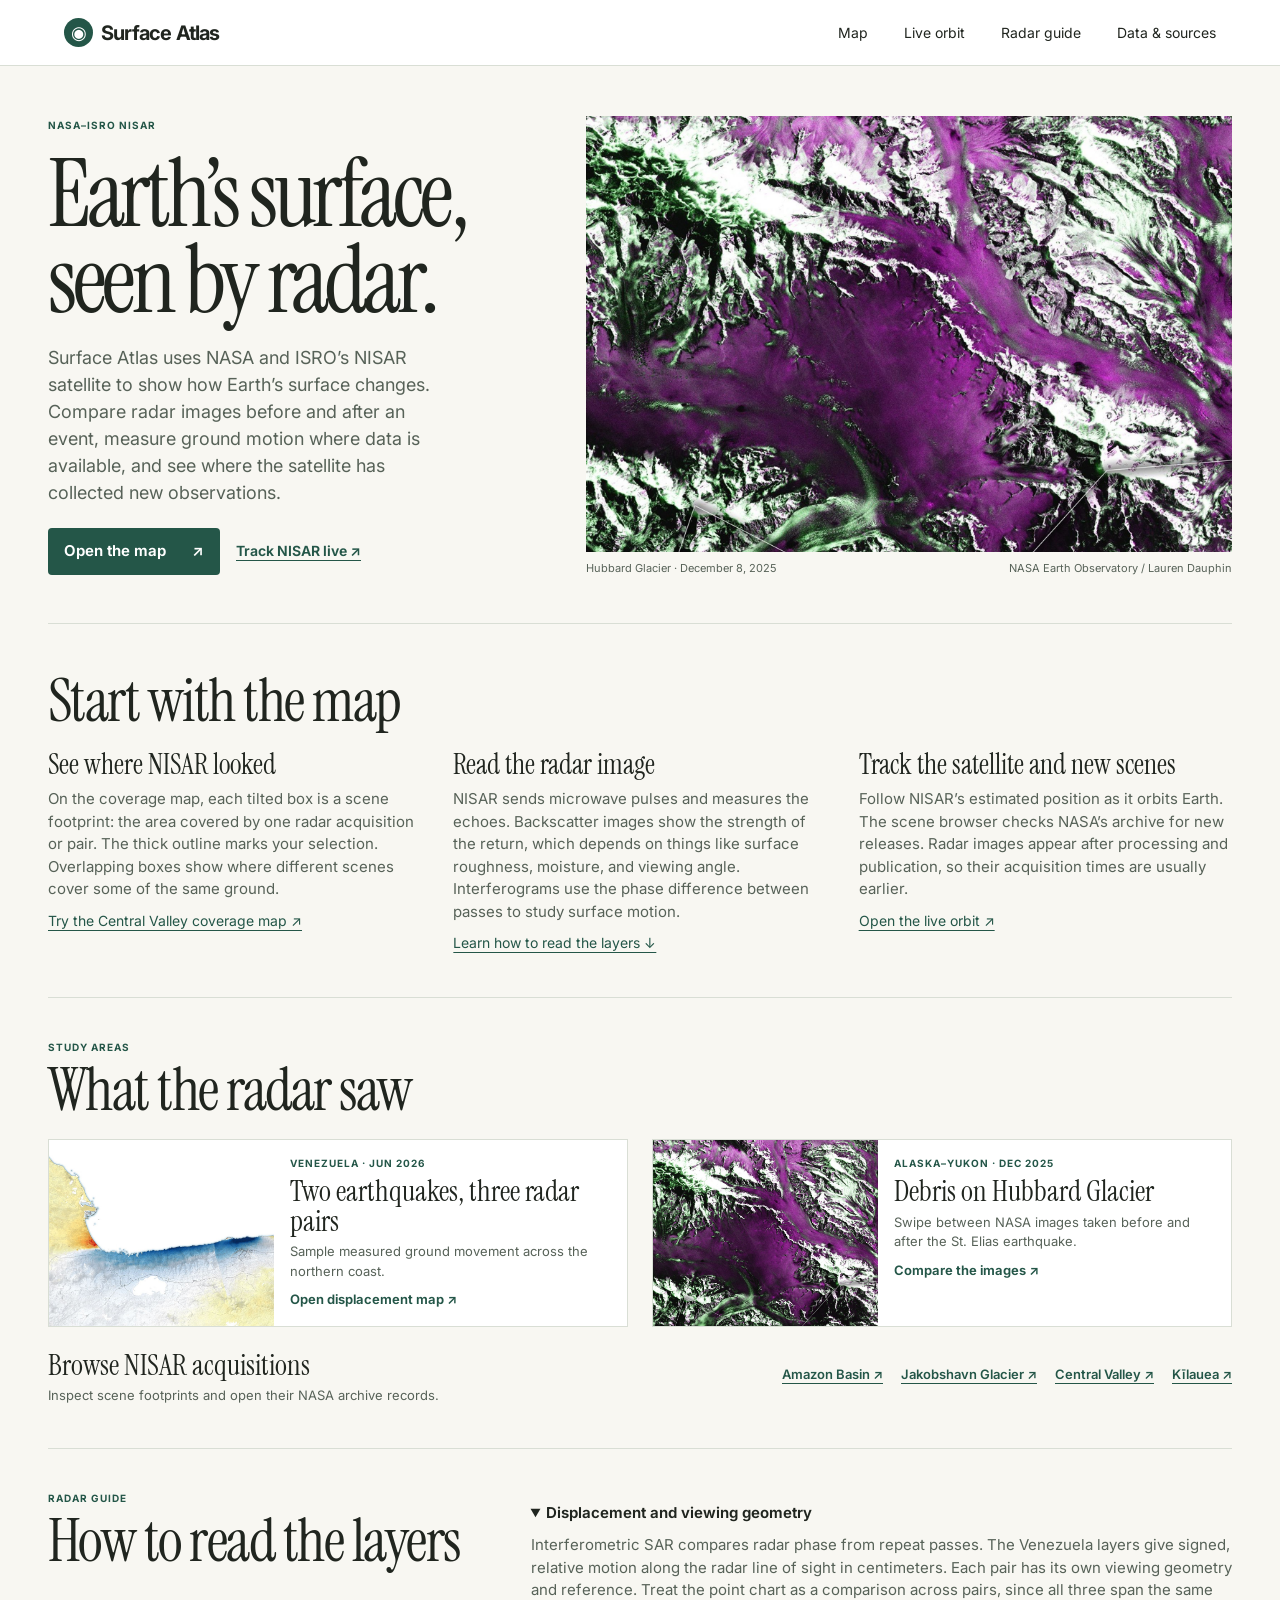
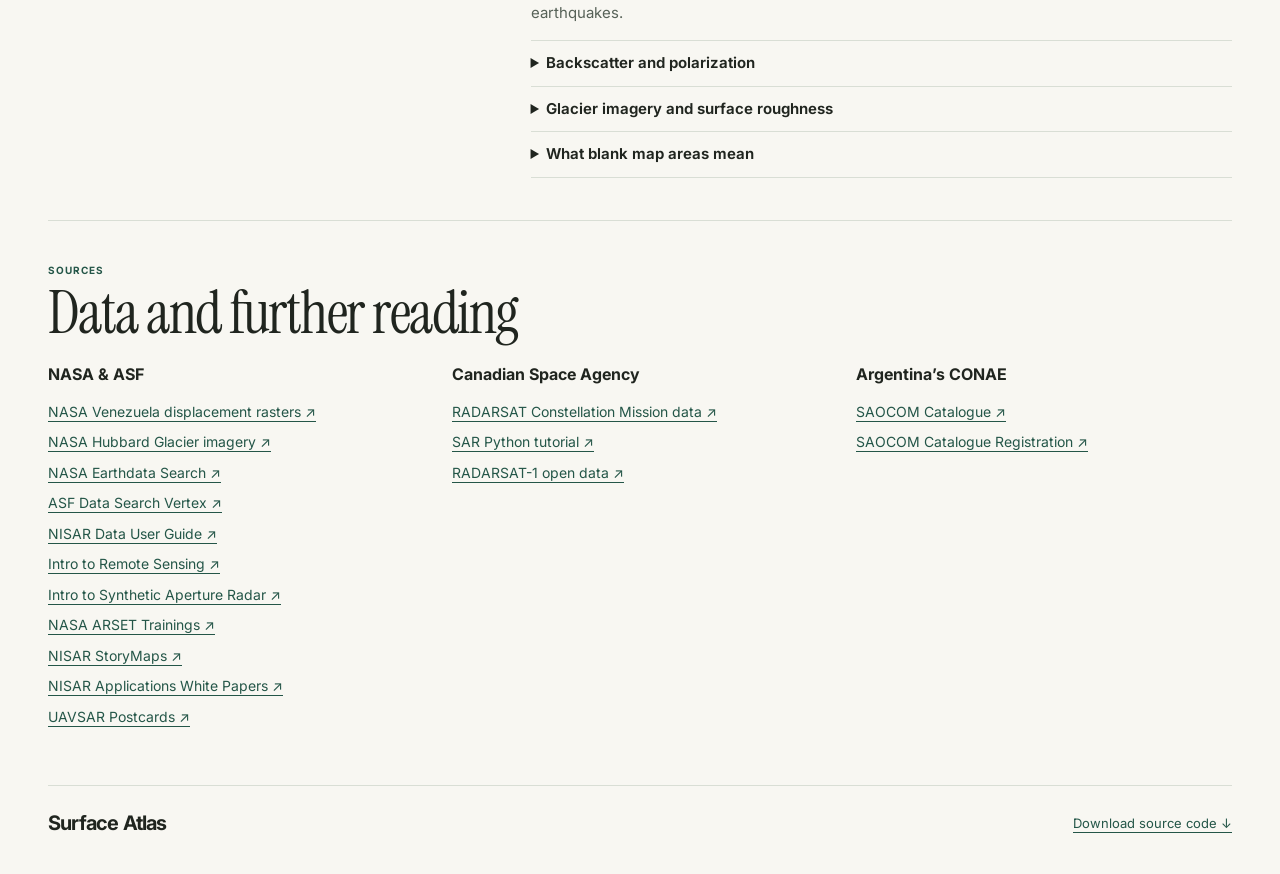
<file: index.html>
<!doctype html>
<html lang="en"><head><meta charset="utf-8"><meta name="viewport" content="width=device-width,initial-scale=1"><meta name="description" content="Explore observed changes in Earth's surface with NASA–ISRO radar data."><title>NISAR observations | Surface Atlas</title><link rel="stylesheet" href="atlas.css"></head><body >
<a class="skip" href="#main">Skip to content</a><header class="mast"><a class="wordmark" href="index.html"><span class="mark" aria-hidden="true">◉</span> Surface Atlas</a><nav aria-label="Main navigation"><a href="map.html">Map</a><a href="map.html?area=orbit">Live orbit</a><a href="index.html#method">Radar guide</a><a href="index.html#resources">Data &amp; sources</a></nav></header><main id="main">
<section class="opening"><div class="opening-copy"><p class="kicker">NASA–ISRO NISAR</p><h1>Earth’s surface,<br>seen by radar.</h1><p class="intro">Surface Atlas uses NASA and ISRO’s NISAR satellite to show how Earth’s surface changes. Compare radar images before and after an event, measure ground motion where data is available, and see where the satellite has collected new observations.</p><div class="intro-actions"><a class="primary" href="map.html">Open the map <span aria-hidden="true">↗</span></a><a href="map.html?area=orbit">Track NISAR live ↗</a></div></div><figure class="hero-art"><img src="data/hubbard-20251208.jpg" alt="NISAR radar image of the St. Elias Mountains, with rough avalanche deposits shown in green"><figcaption>Hubbard Glacier · December 8, 2025 <span>NASA Earth Observatory / Lauren Dauphin</span></figcaption></figure></section>
<section class="section intro-guide" aria-labelledby="start-title">
<div class="section-title"><h2 id="start-title">Start with the map</h2></div>
<div class="intro-grid">
<div><h3>See where NISAR looked</h3><p>On the coverage map, each tilted box is a scene footprint: the area covered by one radar acquisition or pair. The thick outline marks your selection. Overlapping boxes show where different scenes cover some of the same ground.</p><a href="map.html?area=california&amp;view=coverage">Try the Central Valley coverage map ↗</a></div>
<div><h3>Read the radar image</h3><p>NISAR sends microwave pulses and measures the echoes. Backscatter images show the strength of the return, which depends on things like surface roughness, moisture, and viewing angle. Interferograms use the phase difference between passes to study surface motion.</p><a href="#method">Learn how to read the layers ↓</a></div>
<div><h3>Track the satellite and new scenes</h3><p>Follow NISAR’s estimated position as it orbits Earth. The scene browser checks NASA’s archive for new releases. Radar images appear after processing and publication, so their acquisition times are usually earlier.</p><a href="map.html?area=orbit">Open the live orbit ↗</a></div>
</div>
</section><section class="section studies" id="studies"><div class="section-title"><p class="kicker">STUDY AREAS</p><h2>What the radar saw</h2></div>
<div class="study-grid"><a href="map.html?area=venezuela" class="study"><img src="venezuela.jpg" alt="Red and blue ground-displacement bands along the Venezuelan coast"><div><p class="kicker">VENEZUELA · JUN 2026</p><h3>Two earthquakes, three radar pairs</h3><p>Sample measured ground movement across the northern coast.</p><span>Open displacement map ↗</span></div></a>
<a href="map.html?area=hubbard" class="study"><img src="data/hubbard-20251126.jpg" alt="False-color NISAR radar image before the St. Elias earthquake"><div><p class="kicker">ALASKA–YUKON · DEC 2025</p><h3>Debris on Hubbard Glacier</h3><p>Swipe between NASA images taken before and after the St. Elias earthquake.</p><span>Compare the images ↗</span></div></a></div>
<div class="archive-strip"><div><h3>Browse NISAR acquisitions</h3><p>Inspect scene footprints and open their NASA archive records.</p></div><div class="region-links"><a href="map.html?area=amazon">Amazon Basin ↗</a><a href="map.html?area=greenland">Jakobshavn Glacier ↗</a><a href="map.html?area=california">Central Valley ↗</a><a href="map.html?area=hawaii">Kīlauea ↗</a></div></div></section>
<section class="section guide" id="method"><div class="section-title"><p class="kicker">RADAR GUIDE</p><h2>How to read the layers</h2></div><div class="guide-list">
<details open><summary>Displacement and viewing geometry</summary><p>Interferometric SAR compares radar phase from repeat passes. The Venezuela layers give signed, relative motion along the radar line of sight in centimeters. Each pair has its own viewing geometry and reference. Treat the point chart as a comparison across pairs, since all three span the same earthquakes.</p></details>
<details><summary>Backscatter and polarization</summary><p>HH and VV transmit and receive in the same orientation. HV and VH use crossed orientations. Co-polarized returns can emphasize double-bounce scattering from standing water and vertical structures, while cross-polarized returns can emphasize scattering from branches and other complex objects. Geometry, roughness, and moisture influence all channels.</p><p><a href="map.html?area=amazon">Find available polarization previews ↗</a> · <a href="https://nisar-docs.asf.alaska.edu/gcov/">ASF GCOV guide ↗</a></p></details>
<details><summary>Glacier imagery and surface roughness</summary><p>In NASA’s Hubbard Glacier composite, bright green includes rough surfaces. Newly visible green patches on the second date are consistent with rock, snow, and ice deposited by landslides and avalanches. The composite has no per-pixel calibrated values in this viewer.</p></details>
<details><summary>What blank map areas mean</summary><p>Venezuela uses the source LERC validity mask. Missing coverage is transparent and the inspector reports no valid sample. The maps show preliminary relative observations, and colors reach their endpoints at ±60 cm. The inspector shows the sampled source value even beyond that display scale.</p></details>
</div></section>
<section class="section" id="resources"><div class="section-title"><p class="kicker">SOURCES</p><h2>Data and further reading</h2></div>
<div id="resource-list" class="resources"></div><noscript><p><a href="https://search.earthdata.nasa.gov/search">NASA Earthdata Search</a> · <a href="https://search.asf.alaska.edu/">ASF Vertex</a></p></noscript></section>
</main><footer class="home-footer"><a class="wordmark" href="index.html">Surface Atlas</a><a href="atlas-source.zip" download>Download source code ↓</a></footer><script src="resources.js" defer></script></body></html>
</file>
<file: atlas.css>
@import url('https://fonts.googleapis.com/css2?family=Instrument+Serif:ital@0;1&family=Inter:wght@400;500;600;650;700&display=swap');
:root{--paper:#f8f7f2;--white:#fff;--ink:#20251f;--muted:#576258;--line:#d9ded5;--green:#245648;--pale:#e9f0e9;--land:#edf0e6;--sea:#dce8e8;--blue:#2263a1;--red:#bf542f;--serif:"Instrument Serif",Georgia,serif;--sans:Inter,system-ui,sans-serif}
*{box-sizing:border-box}body{margin:0;background:var(--paper);color:var(--ink);font:15px/1.5 var(--sans)}a{color:var(--green);text-underline-offset:4px}a:hover{color:#13382c}button,select,input{font:inherit}button,select{border:1px solid var(--line);background:var(--white);border-radius:5px;color:var(--ink);padding:7px 10px}button{cursor:pointer}button:hover{border-color:#8ba195;background:var(--pale)}button[aria-pressed=true]{background:var(--green);color:white;border-color:var(--green)}button:disabled{opacity:.5;cursor:default}input[type=range],input[type=checkbox]{accent-color:var(--green)}input[type=range]{width:100%}a:focus-visible,button:focus-visible,input:focus-visible,select:focus-visible,summary:focus-visible{outline:2px solid #255d83;outline-offset:3px}button,input,select,a{-webkit-tap-highlight-color:transparent}[hidden]{display:none!important}.sr,.skip:not(:focus){position:absolute;width:1px;height:1px;overflow:hidden;clip-path:inset(50%)}.skip:focus{position:absolute;z-index:2000;top:8px;left:10px;background:white;padding:8px}
h1,h2,h3,p,figure{margin:0}.mast{height:66px;padding:0 clamp(18px,5vw,78px);display:flex;align-items:center;justify-content:space-between;gap:14px;background:var(--white);border-bottom:1px solid var(--line)}.wordmark{font-weight:700;color:var(--ink);text-decoration:none;display:inline-flex;align-items:center;gap:8px;white-space:nowrap;letter-spacing:-.04em;font-size:20px}.mark{display:inline-grid;place-items:center;background:var(--green);color:white;border-radius:50%;height:29px;width:29px;font-size:18px;line-height:1}.mast nav{display:flex;gap:clamp(10px,3vw,36px);align-items:center}.mast nav a{font-size:14px;text-decoration:none;color:var(--ink);white-space:nowrap}.mast nav a[aria-current]{color:var(--green);font-weight:700;text-decoration:underline;text-underline-offset:7px}
.opening,.section,.home-footer{width:min(1250px,calc(100% - 96px));margin:auto}.opening{display:grid;grid-template-columns: .86fr 1.14fr;gap:4vw;align-items:center;padding:50px 0 46px;border-bottom:1px solid var(--line)}.kicker{font-size:10px;font-weight:700;letter-spacing:.10em;color:var(--green)}.opening h1{font:400 clamp(63px,7.4vw,113px)/.91 var(--serif);letter-spacing:-.045em;margin:18px 0 21px}.intro{max-width:390px;font-size:clamp(15px,1.5vw,18px);color:var(--muted)}.primary{display:inline-flex;gap:26px;align-items:center;margin-top:22px;background:var(--green);color:white;padding:12px 16px;border-radius:4px;font-weight:650;text-decoration:none}.primary:hover{color:white;background:#193f35}.hero-art img{display:block;width:100%;aspect-ratio:1.48;object-fit:cover;background:#574272}.hero-art figcaption{display:flex;justify-content:space-between;gap:12px;color:var(--muted);font-size:11px;padding-top:8px}.hero-art figcaption span{text-align:right}
.section{padding:42px 0;border-bottom:1px solid var(--line);scroll-margin-top:10px}.section-title{margin:0 0 18px}.section-title h2{font:400 clamp(38px,4.7vw,66px)/1.05 var(--serif);letter-spacing:-.025em;margin-top:3px}.study-grid{display:grid;grid-template-columns:1fr 1fr;gap:24px}.study{color:var(--ink);text-decoration:none;display:grid;grid-template-columns:minmax(130px,39%) 1fr;min-height:176px;background:#fff;border:1px solid var(--line)}.study img{width:100%;height:100%;object-fit:cover}.study>div{padding:16px}.study h3,.archive-strip h3{font:400 29px/1.02 var(--serif);margin:6px 0}.study p:not(.kicker),.archive-strip p{color:var(--muted);font-size:13px}.study span{display:block;margin-top:9px;color:var(--green);font-size:13px;font-weight:650}.study:hover h3{text-decoration:underline}.archive-strip{display:grid;grid-template-columns:1fr 1.5fr;align-items:center;gap:20px;padding:18px 0 0}.region-links{display:flex;gap:8px 18px;flex-wrap:wrap;justify-content:flex-end;font-size:13px;font-weight:600}.guide{display:grid;grid-template-columns:1fr 1.55fr;gap:30px}.guide-list details{border-bottom:1px solid var(--line);padding:11px 0}.guide-list summary{cursor:pointer;font-weight:650}.guide-list p{margin:10px 0 5px;color:var(--muted)}.resources{display:grid;grid-template-columns:repeat(3,1fr);gap:28px}.resources h3{font-size:16px}.resources ul{list-style:none;padding:0}.resources li{margin:8px 0}.resources a{font-size:14px}.home-footer{display:flex;justify-content:space-between;align-items:center;padding:22px 0 36px;gap:10px;font-size:13px}
.map-page{background:#fff}.map-page .mast{height:54px;padding:0 21px}.map-main{display:flex;flex-direction:column;min-height:calc(100dvh - 54px)}.map-toolbar{display:flex;align-items:center;justify-content:space-between;padding:8px 14px;gap:8px;border-bottom:1px solid var(--line);background:#f8faf6}.map-toolbar>div,.tool-actions{display:flex;align-items:center;gap:10px}.map-toolbar h1{font-size:16px;white-space:nowrap;letter-spacing:-.04em}.map-toolbar select{width:clamp(132px,22vw,230px);font-weight:600}.tool-actions button{font-size:13px;white-space:nowrap}
.workspace{--sidebar-width:282px;display:grid;grid-template-columns:var(--sidebar-width) minmax(0,1fr);min-height:calc(100dvh - 105px)}.workspace.expanded{grid-template-columns:minmax(0,1fr)}.workspace.expanded #sidebar{display:none}#sidebar{background:#fff;border-right:1px solid var(--line);overflow:auto;max-height:calc(100dvh - 105px);scrollbar-width:thin}.side-intro,.side-section{padding:16px 17px;border-bottom:1px solid var(--line)}.side-intro h2{font:400 34px/1.02 var(--serif);margin:5px 0 7px}.side-intro p:not(.kicker){font-size:13px;color:var(--muted);margin-bottom:7px}.side-intro a{font-size:12px}.side-section h3{font-size:14px;margin-bottom:5px}.side-section label{display:flex;align-items:center;gap:6px;font-size:12px;font-weight:600;margin:7px 0 3px}.side-section label:has(output){justify-content:space-between}.side-section select{width:100%;font-size:12px}.side-section input[type=range]{margin:0}.jump{display:flex;gap:5px;flex-wrap:wrap;margin-top:8px}.jump button,#fit-image,#copy{font-size:11px;padding:4px 7px}.inspector-head{display:flex;align-items:center;justify-content:space-between;gap:6px;margin-bottom:5px}.inspector-head h3{margin:0}.muted{color:var(--muted);font-size:12px}.side-section .muted{margin-top:6px}.inspected-value{font-weight:700;font-size:20px;letter-spacing:-.04em}.read-value{margin-top:6px}.read-value strong{font-variant-numeric:tabular-nums}.scene-preview{display:block;width:100%;max-height:120px;object-fit:contain;background:#edf1ed;margin-top:8px}.granule{overflow-wrap:anywhere;font:10px/1.4 monospace}.granule-links{display:flex;gap:5px 12px;flex-wrap:wrap;font-size:12px;margin-top:6px}
#chart{margin-top:12px;border-top:1px solid var(--line);padding-top:8px}.bars{display:grid;gap:5px;margin:6px 0}.bar-row{display:grid;grid-template-columns:64px 1fr 46px;gap:4px;align-items:center;font-size:10px}.bar-track{height:9px;background:linear-gradient(to right,#edf2f3 49.4%,#819687 49.4%,#819687 50.6%,#edf2f3 50.6%);position:relative}.bar-track i{display:block;height:100%;position:absolute}.bar-row strong{text-align:right}.bar-row.active{font-weight:700}
.map-column{min-width:0;display:flex;flex-direction:column}.map-stage{position:relative;isolation:isolate;min-height:520px;height:calc(100dvh - 200px);flex:1;background:var(--sea);overflow:hidden}#geo,#image-stage{position:absolute;inset:0}#geo{background:var(--sea);font-family:var(--sans)}#geo .leaflet-control-attribution{font-size:9px}.leaflet-container .leaflet-control-zoom a{color:var(--green)}.scene-title{position:absolute;left:13px;top:13px;z-index:600;background:#fffffff2;padding:6px 10px;border:1px solid var(--line);font-size:11px;font-weight:700;pointer-events:none;max-width:calc(100% - 72px)}.legend{position:absolute;z-index:600;bottom:30px;left:13px;background:#fffffff5;border:1px solid var(--line);border-radius:4px;padding:9px 11px;width:210px;font-size:11px;pointer-events:none}.legend small{display:block;color:var(--muted);font-size:9px;margin-top:3px}.scale{height:8px;margin:7px 0 4px;background:linear-gradient(90deg,#2263a1,#f6f0d9,#bf542f)}.legend-ticks{display:flex;justify-content:space-between}.marker-label{background:#fffffff0;border:1px solid #a8b5a5;color:#273a33;padding:1px 5px;font:600 10px/1.4 var(--sans);box-shadow:none;white-space:nowrap}.marker-label::before{display:none}
#image-stage{background:#202131;overflow:hidden;cursor:grab}.image-plane{position:absolute;inset:0;transform-origin:50% 50%;pointer-events:none}.image-plane img{position:absolute;inset:0;width:100%;height:100%;object-fit:contain;user-select:none}.image-zoom{position:absolute;top:12px;right:13px;z-index:680;display:grid;gap:4px}.image-zoom button{font-weight:700;padding:4px 10px}
#swipe-controls{position:absolute;inset:0;z-index:650;pointer-events:none;--split:50%}#swipe-controls::before{content:"";position:absolute;top:0;bottom:0;left:var(--split);border-left:2px solid #15271f;box-shadow:0 0 0 1px #ffffffa0}#swipe-controls input{position:absolute;top:47%;margin:0;left:0;opacity:0;height:50px;pointer-events:auto;cursor:ew-resize}#swipe-handle{position:absolute;left:var(--split);top:calc(47% + 25px);transform:translate(-50%,-50%);background:#fff;border:1px solid #375646;color:#263b30;border-radius:50%;width:34px;height:34px;text-align:center;line-height:31px}#swipe-controls:focus-within #swipe-handle{outline:2px solid #245648;outline-offset:2px}#label-left,#label-right{position:absolute;top:51px;color:white;background:#263933e8;border-radius:4px;font-size:11px;padding:5px 8px;max-width:40%}#label-left{left:13px}#label-right{right:13px}
.timeline{display:flex;align-items:center;gap:14px;padding:9px 16px;border-top:1px solid var(--line);background:#f7f9f4;min-height:88px}.timeline button{font-size:12px;white-space:nowrap}.timeline-main{flex:1;min-width:0}.timeline-label{display:flex;justify-content:space-between;gap:8px;font-size:12px;font-weight:650}.timeline input{display:block;margin:3px 0}.frame-choices{display:flex;gap:5px;flex-wrap:wrap}.frame-choices button{font-size:10px;padding:2px 6px}.frame-choices:empty{display:none}
@media(max-width:980px){.opening,.section,.home-footer{width:calc(100% - 44px)}.workspace{--sidebar-width:239px}.map-stage{min-height:460px}.study-grid{gap:12px}.study>div{padding:10px}}
@media(max-width:680px){.mast,.map-page .mast{height:54px;padding:0 12px}.wordmark{font-size:17px}.mark{width:24px;height:24px;font-size:15px}.mast nav{gap:11px}.mast nav a{font-size:11px}.opening,.section,.home-footer{width:calc(100% - 26px)}.opening{grid-template-columns:1fr;gap:17px;padding:25px 0}.opening h1{font-size:61px;margin:10px 0 12px}.hero-art img{aspect-ratio:1.65}.hero-art figcaption{font-size:9px}.section{padding:26px 0}.study-grid,.guide,.archive-strip,.resources{grid-template-columns:1fr;gap:13px}.study{min-height:126px}.region-links{justify-content:flex-start}.map-toolbar{padding:6px}.map-toolbar h1{display:none}.map-toolbar>div,.tool-actions{gap:5px}.map-toolbar select{font-size:13px;max-width:40vw;padding-inline:5px}.tool-actions button{padding:7px 6px;font-size:11px}.workspace{display:flex;flex-direction:column}.map-column{order:-1}.map-stage{height:60dvh;min-height:320px;flex:none}.workspace.expanded .map-stage{height:calc(100dvh - 181px)}#sidebar{max-height:none;border-right:none}.timeline{padding:7px 9px;gap:8px;min-height:78px}.legend{width:165px;bottom:24px}.scene-title{font-size:10px}.side-intro,.side-section{padding:12px 14px}}

#label-right{right:55px}.map-stage{cursor:crosshair}.leaflet-control-attribution,.leaflet-control-scale{cursor:default}.map-stage:has(#image-stage:not([hidden])){cursor:default}


.archive-views{position:absolute;z-index:630;top:48px;left:13px;display:flex;gap:1px;background:#fff;border:1px solid var(--line);border-radius:6px;padding:2px}
.archive-views button{font-size:12px;border-color:transparent}
.archive-status{position:absolute;z-index:620;top:50%;left:50%;transform:translate(-50%,-50%);background:#fff;border:1px solid var(--line);border-radius:6px;padding:13px 17px;text-align:center;width:max-content;max-width:calc(100% - 36px);font-size:13px}
.archive-status a{display:inline-block;margin-top:5px}
.browse-credit{position:absolute;z-index:610;bottom:10px;left:13px;padding:4px 7px;background:#ffffffef;color:var(--ink);font-size:11px;pointer-events:none}
.image-zoom button{min-width:37px;min-height:31px}.image-zoom #image-fit{font-size:11px;padding:4px 6px}
.map-stage:has(.archive-views:not([hidden])) .scene-title{max-width:calc(100% - 70px)}
.map-stage:has(.archive-views:not([hidden])) .image-plane{inset:47px 0 19px}
@media(max-width:680px){.archive-views button{font-size:11px}.map-stage:has(.archive-views:not([hidden])) .image-plane{inset:77px 0 20px}}

#geo[hidden]{display:block!important;visibility:hidden;pointer-events:none}
#geo .leaflet-pane img{max-width:none}
#geo[data-basemap="satellite"]{background:#203645}
.geo-tools{position:absolute;display:flex;gap:5px;z-index:625;top:12px;right:54px;padding:3px;background:#fffffff5;border:1px solid var(--line);border-radius:6px}
.geo-tools select,.geo-tools button{font-size:12px;padding:4px 7px}
.geo-tools .sr{margin:-1px}
.tile-status{position:absolute;z-index:620;bottom:38px;right:14px;padding:6px 9px;background:white;color:var(--ink);border:1px solid var(--line);border-radius:4px;font-size:12px}
@media(max-width:540px){.geo-tools{top:52px}.map-stage:has(.archive-views:not([hidden])) .geo-tools{top:91px;left:13px;right:auto}}

.intro-actions{display:flex;align-items:baseline;gap:16px;flex-wrap:wrap}.intro-actions>a:last-child{font-size:14px;font-weight:650}
.intro-grid{display:grid;grid-template-columns:repeat(3,1fr);gap:32px}.intro-grid h3{font:400 28px/1.05 var(--serif);margin-bottom:9px}.intro-grid p{color:var(--muted);margin-bottom:9px}.intro-grid a{font-size:14px}
.compact-button,.map-explainer{font-size:12px;margin-top:8px}.map-explainer summary{cursor:pointer;color:var(--green);font-weight:650}.map-explainer p{margin-top:5px;color:var(--muted)}
.footprint-legend>div,.orbit-legend>div{display:flex;align-items:center;gap:7px;margin-top:4px}.footprint-legend i{width:15px;height:10px;border:1px solid #396861;flex:none}.footprint-legend .selected-footprint{border:2px solid #15534d}.map-stage:has(#geo[data-basemap=satellite]) .footprint-legend .selected-footprint{border-color:#a46708}.map-stage:has(#geo[data-basemap=satellite]) .footprint-legend i:not(.selected-footprint){border-color:#758278}
#geo path.leaflet-interactive:focus-visible{outline:0;stroke-width:4px;stroke-dasharray:6 3}
.orbit-stats{display:grid;grid-template-columns:1fr auto;gap:5px 8px;margin:9px 0;font-size:12px}.orbit-stats dt{color:var(--muted)}.orbit-stats dd{margin:0;text-align:right;font-variant-numeric:tabular-nums}
@media(max-width:680px){.intro-grid{grid-template-columns:1fr;gap:20px}.map-page .mast nav,.mast nav{gap:8px}.mast nav a{font-size:10px}}

#geo[data-extent=world]{background:#dceaf0}
#geo[data-extent=world][data-basemap=satellite]{background:#182933}
.orbit-legend{pointer-events:auto;padding:10px 12px;box-shadow:0 2px 12px #1b342718}
.orbit-legend label{display:flex;align-items:center;gap:5px;margin-top:4px;cursor:pointer}
.orbit-legend input{margin:0;width:13px;height:13px}
.orbit-legend small{margin-left:18px}
.orbit-legend #orbit-find{margin-top:7px;padding:4px 7px;font-size:11px}
.orbit-dot{width:10px;height:10px;border-radius:50%;background:#c2442d;box-shadow:0 0 0 1px #aa796a;flex:none}
@media(max-width:450px){
  .mast,.map-page .mast{height:auto;min-height:54px;flex-wrap:wrap;gap:6px;padding:9px 12px}
  .mast nav,.map-page .mast nav{justify-content:space-between;gap:12px}
  .mast nav a{font-size:11px}
  .orbit-legend{padding:6px 8px}
}
@media(max-width:379px){.mast nav,.map-page .mast nav{width:100%}}
</file>
